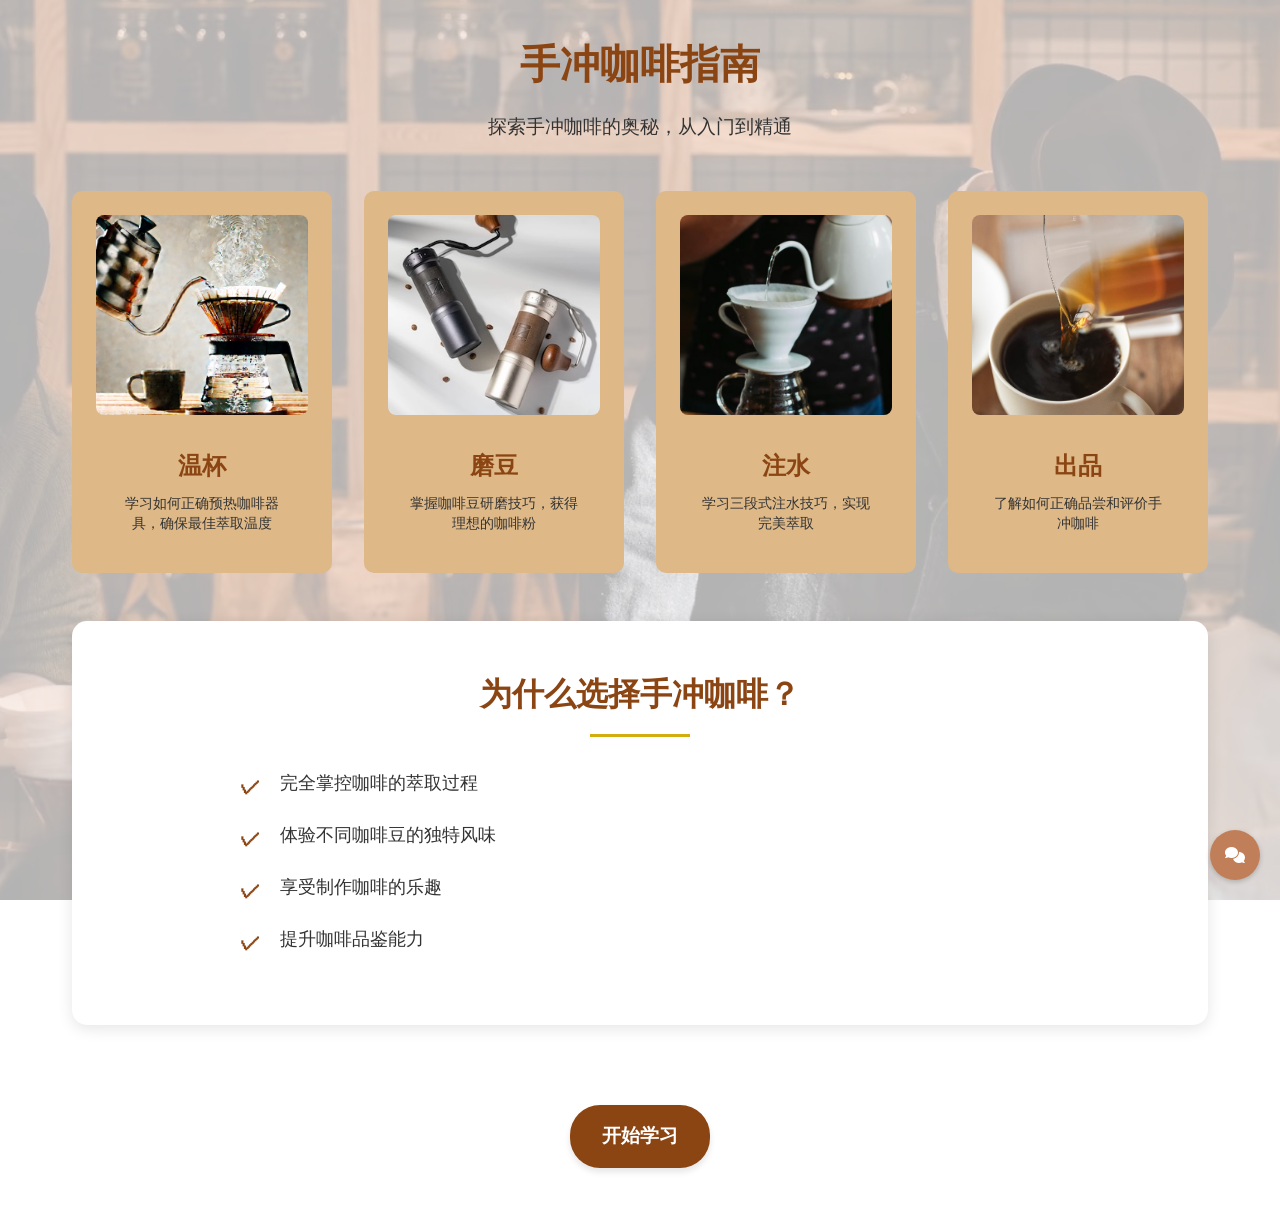
<file: index.html>
<!DOCTYPE html>
<html lang="zh-CN">
<head>
    <meta charset="UTF-8">
    <meta name="viewport" content="width=device-width, initial-scale=1.0">
    <title>手冲咖啡指南</title>
    <link rel="stylesheet" href="styles.css">
    <link rel="stylesheet" href="https://cdnjs.cloudflare.com/ajax/libs/font-awesome/6.0.0/css/all.min.css">
</head>
<body>
    <div class="container">
        <header>
            <h1>手冲咖啡指南</h1>
            <p>探索手冲咖啡的奥秘，从入门到精通</p>
        </header>

        <main>
            <section class="features">
                <div class="feature">
                    <div class="feature-image">
                        <img src="images/preheat-brewer.jpg" alt="温杯">
                    </div>
                    <div class="feature-content">
                        <h2>温杯</h2>
                        <p>学习如何正确预热咖啡器具，确保最佳萃取温度</p>
                    </div>
                </div>
                <div class="feature">
                    <div class="feature-image">
                        <img src="images/hand-grinder.JPG" alt="磨豆">
                    </div>
                    <div class="feature-content">
                        <h2>磨豆</h2>
                        <p>掌握咖啡豆研磨技巧，获得理想的咖啡粉</p>
                    </div>
                </div>
                <div class="feature">
                    <div class="feature-image">
                        <img src="images/pour.jpg" alt="注水">
                    </div>
                    <div class="feature-content">
                        <h2>注水</h2>
                        <p>学习三段式注水技巧，实现完美萃取</p>
                    </div>
                </div>
                <div class="feature">
                    <div class="feature-image">
                        <img src="images/serve.jpg" alt="出品">
                    </div>
                    <div class="feature-content">
                        <h2>出品</h2>
                        <p>了解如何正确品尝和评价手冲咖啡</p>
                    </div>
                </div>
            </section>

            <section class="benefits">
                <h2>为什么选择手冲咖啡？</h2>
                <ul>
                    <li>完全掌控咖啡的萃取过程</li>
                    <li>体验不同咖啡豆的独特风味</li>
                    <li>享受制作咖啡的乐趣</li>
                    <li>提升咖啡品鉴能力</li>
                </ul>
            </section>

            <section class="cta">
                <a href="guide.html" class="cta-button">开始学习</a>
            </section>
        </main>
    </div>
    <!-- 聊天机器人 -->
    <div class="chat-widget">
        <div class="chat-button" id="chatButton">
            <i class="fas fa-comments"></i>
        </div>
        <div class="chat-container" id="chatContainer">
            <div class="chat-header">
                <h3>咖啡助手</h3>
                <button class="close-chat" id="closeChat">
                    <i class="fas fa-times"></i>
                </button>
            </div>
            <div class="chat-messages" id="chatMessages"></div>
            <div class="chat-input">
                <textarea id="userInput" placeholder="输入您的问题..."></textarea>
                <button id="sendMessage">
                    <i class="fas fa-paper-plane"></i>
                </button>
            </div>
        </div>
    </div>
    <!-- 脚本 -->
    <script src="js/config.js" type="module"></script>
    <script src="js/chat.js"></script>
</body>
</html>
</file>
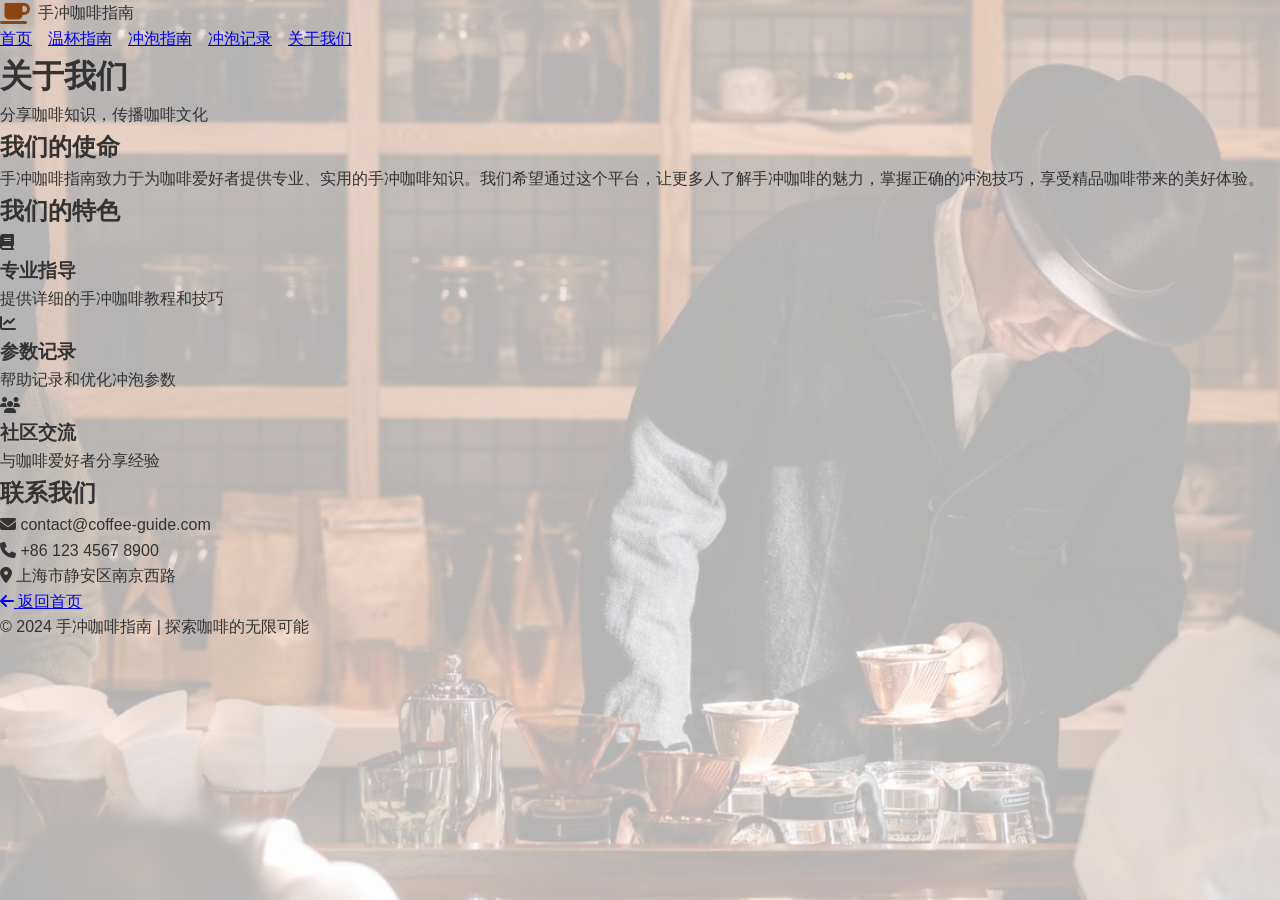
<file: about.html>
<!DOCTYPE html>
<html lang="zh-CN">
<head>
    <meta charset="UTF-8">
    <meta name="viewport" content="width=device-width, initial-scale=1.0">
    <title>关于我们 - 手冲咖啡指南</title>
    <link rel="stylesheet" href="styles.css">
    <link rel="stylesheet" href="https://cdnjs.cloudflare.com/ajax/libs/font-awesome/6.5.1/css/all.min.css">
</head>
<body>
    <div class="landing-page">
        <!-- 顶部导航栏 -->
        <nav class="main-nav">
            <div class="nav-logo">
                <i class="fas fa-coffee"></i>
                <span>手冲咖啡指南</span>
            </div>
            <div class="nav-links">
                <a href="index.html">首页</a>
                <a href="preheat.html">温杯指南</a>
                <a href="brewing.html">冲泡指南</a>
                <a href="records.html">冲泡记录</a>
                <a href="about.html">关于我们</a>
            </div>
        </nav>

        <!-- 主要内容区 -->
        <main class="main-content">
            <div class="title-section">
                <h1>关于我们</h1>
                <p class="subtitle">分享咖啡知识，传播咖啡文化</p>
            </div>

            <!-- 关于我们内容 -->
            <div class="about-content">
                <div class="about-section">
                    <h2>我们的使命</h2>
                    <p>手冲咖啡指南致力于为咖啡爱好者提供专业、实用的手冲咖啡知识。我们希望通过这个平台，让更多人了解手冲咖啡的魅力，掌握正确的冲泡技巧，享受精品咖啡带来的美好体验。</p>
                </div>

                <div class="about-section">
                    <h2>我们的特色</h2>
                    <div class="feature-grid">
                        <div class="feature-card">
                            <div class="feature-icon">
                                <i class="fas fa-book"></i>
                            </div>
                            <h3>专业指导</h3>
                            <p>提供详细的手冲咖啡教程和技巧</p>
                        </div>
                        <div class="feature-card">
                            <div class="feature-icon">
                                <i class="fas fa-chart-line"></i>
                            </div>
                            <h3>参数记录</h3>
                            <p>帮助记录和优化冲泡参数</p>
                        </div>
                        <div class="feature-card">
                            <div class="feature-icon">
                                <i class="fas fa-users"></i>
                            </div>
                            <h3>社区交流</h3>
                            <p>与咖啡爱好者分享经验</p>
                        </div>
                    </div>
                </div>

                <div class="about-section">
                    <h2>联系我们</h2>
                    <div class="contact-info">
                        <div class="contact-item">
                            <i class="fas fa-envelope"></i>
                            <span>contact@coffee-guide.com</span>
                        </div>
                        <div class="contact-item">
                            <i class="fas fa-phone"></i>
                            <span>+86 123 4567 8900</span>
                        </div>
                        <div class="contact-item">
                            <i class="fas fa-map-marker-alt"></i>
                            <span>上海市静安区南京西路</span>
                        </div>
                    </div>
                </div>
            </div>

            <!-- 导航按钮 -->
            <div class="nav-buttons">
                <a href="index.html" class="nav-btn">
                    <i class="fas fa-arrow-left"></i>
                    <span>返回首页</span>
                </a>
            </div>
        </main>

        <!-- 底部信息 -->
        <footer class="main-footer">
            <p>© 2024 手冲咖啡指南 | 探索咖啡的无限可能</p>
        </footer>
    </div>
    <script src="script.js"></script>
</body>
</html>
</file>
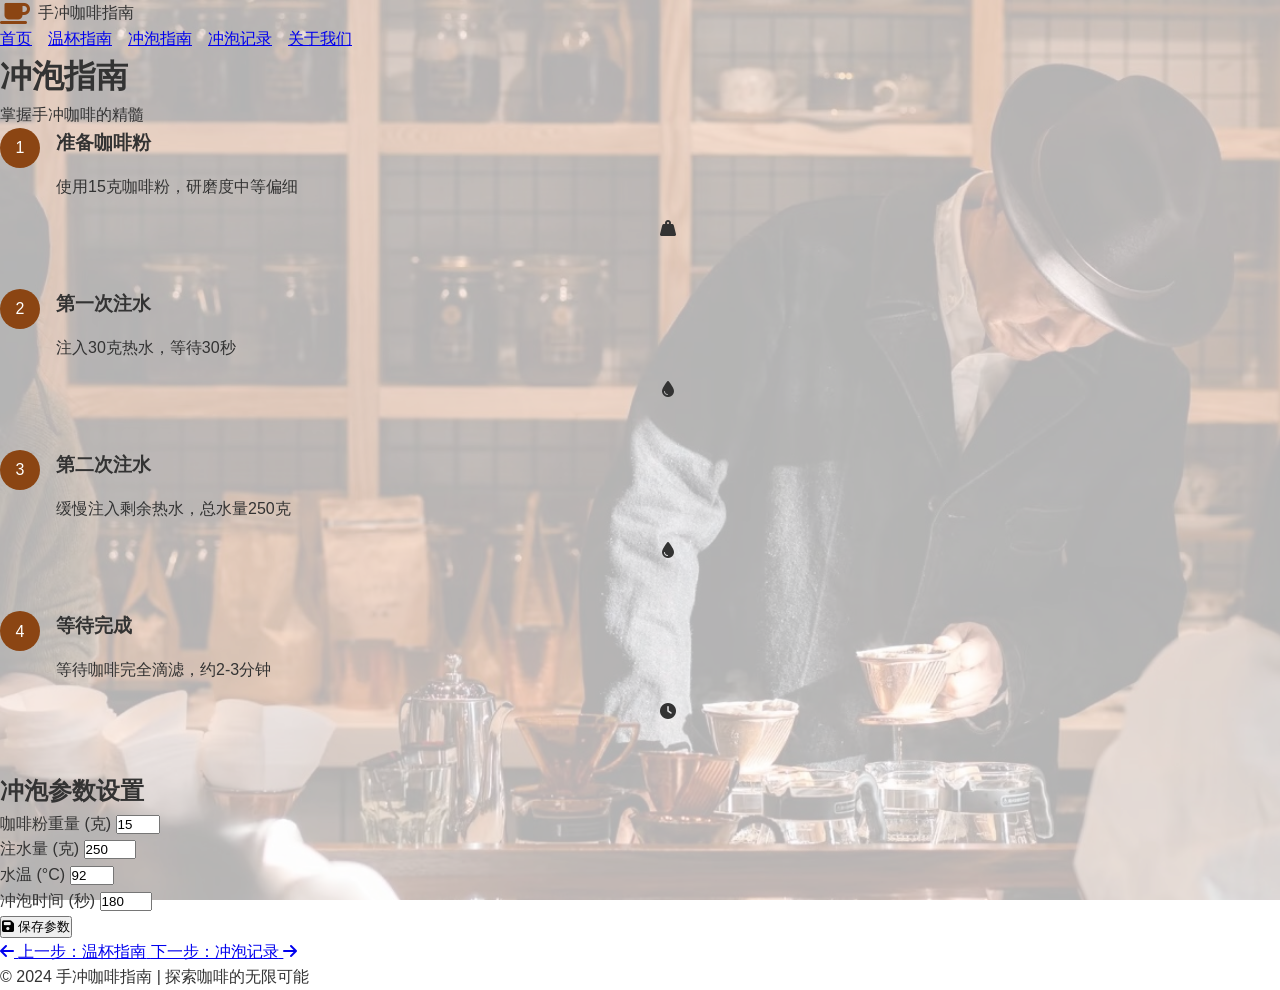
<file: brewing.html>
<!DOCTYPE html>
<html lang="zh-CN">
<head>
    <meta charset="UTF-8">
    <meta name="viewport" content="width=device-width, initial-scale=1.0">
    <title>冲泡指南 - 手冲咖啡指南</title>
    <link rel="stylesheet" href="styles.css">
    <link rel="stylesheet" href="https://cdnjs.cloudflare.com/ajax/libs/font-awesome/6.5.1/css/all.min.css">
</head>
<body>
    <div class="landing-page">
        <!-- 顶部导航栏 -->
        <nav class="main-nav">
            <div class="nav-logo">
                <i class="fas fa-coffee"></i>
                <span>手冲咖啡指南</span>
            </div>
            <div class="nav-links">
                <a href="index.html">首页</a>
                <a href="preheat.html">温杯指南</a>
                <a href="brewing.html">冲泡指南</a>
                <a href="records.html">冲泡记录</a>
                <a href="about.html">关于我们</a>
            </div>
        </nav>

        <!-- 主要内容区 -->
        <main class="main-content">
            <div class="title-section">
                <h1>冲泡指南</h1>
                <p class="subtitle">掌握手冲咖啡的精髓</p>
            </div>

            <!-- 冲泡步骤区 -->
            <div class="brewing-steps">
                <div class="step-container">
                    <div class="step-number">1</div>
                    <div class="step-content">
                        <h3>准备咖啡粉</h3>
                        <p>使用15克咖啡粉，研磨度中等偏细</p>
                        <div class="step-image">
                            <i class="fas fa-weight-hanging"></i>
                        </div>
                    </div>
                </div>

                <div class="step-container">
                    <div class="step-number">2</div>
                    <div class="step-content">
                        <h3>第一次注水</h3>
                        <p>注入30克热水，等待30秒</p>
                        <div class="step-image">
                            <i class="fas fa-tint"></i>
                        </div>
                    </div>
                </div>

                <div class="step-container">
                    <div class="step-number">3</div>
                    <div class="step-content">
                        <h3>第二次注水</h3>
                        <p>缓慢注入剩余热水，总水量250克</p>
                        <div class="step-image">
                            <i class="fas fa-tint"></i>
                        </div>
                    </div>
                </div>

                <div class="step-container">
                    <div class="step-number">4</div>
                    <div class="step-content">
                        <h3>等待完成</h3>
                        <p>等待咖啡完全滴滤，约2-3分钟</p>
                        <div class="step-image">
                            <i class="fas fa-clock"></i>
                        </div>
                    </div>
                </div>
            </div>

            <!-- 冲泡参数设置 -->
            <div class="brewing-params">
                <h2>冲泡参数设置</h2>
                <div class="param-grid">
                    <div class="param-item">
                        <label for="coffee-weight">咖啡粉重量 (克)</label>
                        <input type="number" id="coffee-weight" value="15" min="10" max="30">
                    </div>
                    <div class="param-item">
                        <label for="water-weight">注水量 (克)</label>
                        <input type="number" id="water-weight" value="250" min="200" max="400">
                    </div>
                    <div class="param-item">
                        <label for="water-temp">水温 (°C)</label>
                        <input type="number" id="water-temp" value="92" min="85" max="96">
                    </div>
                    <div class="param-item">
                        <label for="brew-time">冲泡时间 (秒)</label>
                        <input type="number" id="brew-time" value="180" min="120" max="240">
                    </div>
                </div>
                <button class="save-params" onclick="saveBrewingParams()">
                    <i class="fas fa-save"></i>
                    <span>保存参数</span>
                </button>
            </div>

            <!-- 导航按钮 -->
            <div class="nav-buttons">
                <a href="preheat.html" class="nav-btn">
                    <i class="fas fa-arrow-left"></i>
                    <span>上一步：温杯指南</span>
                </a>
                <a href="records.html" class="nav-btn">
                    <span>下一步：冲泡记录</span>
                    <i class="fas fa-arrow-right"></i>
                </a>
            </div>
        </main>

        <!-- 底部信息 -->
        <footer class="main-footer">
            <p>© 2024 手冲咖啡指南 | 探索咖啡的无限可能</p>
        </footer>
    </div>
    <script src="script.js"></script>
</body>
</html>
</file>
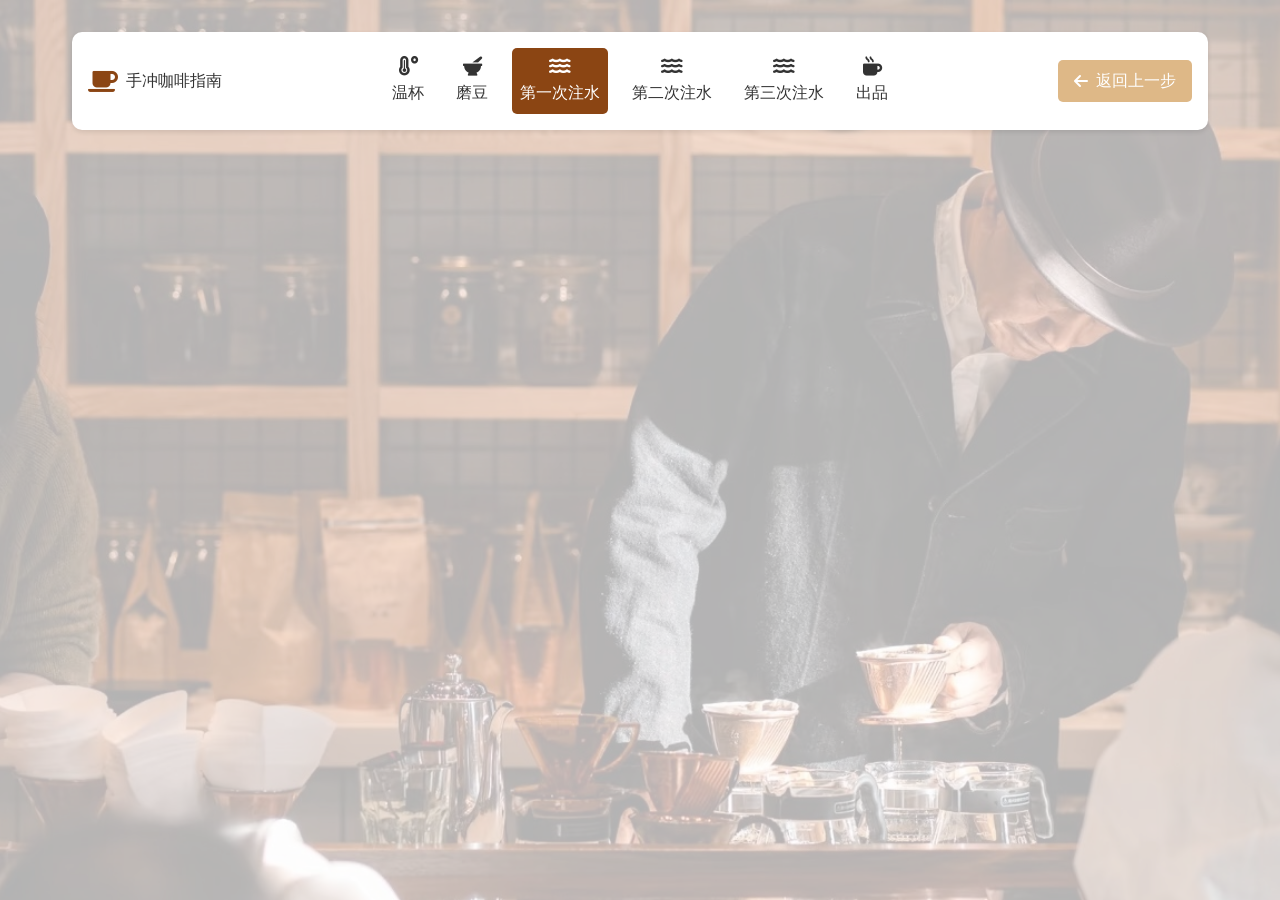
<file: first-pour.html>
<!DOCTYPE html>
<html lang="zh-CN">
<head>
    <meta charset="UTF-8">
    <meta name="viewport" content="width=device-width, initial-scale=1.0">
    <title>第一次注水指南</title>
    <link rel="stylesheet" href="styles.css">
    <link rel="stylesheet" href="https://cdnjs.cloudflare.com/ajax/libs/font-awesome/6.0.0/css/all.min.css">
</head>
<body>
    <div class="guide-page">
        <!-- 顶部导航栏 -->
        <nav class="guide-nav">
            <div class="nav-logo">
                <i class="fas fa-coffee"></i>
                <span>手冲咖啡指南</span>
            </div>
            <div class="nav-links">
                <a href="guide.html#preheat" class="nav-link">
                    <i class="fas fa-temperature-high"></i>
                    <span>温杯</span>
                </a>
                <a href="guide.html#grind" class="nav-link">
                    <i class="fas fa-mortar-pestle"></i>
                    <span>磨豆</span>
                </a>
                <a href="#first-pour" class="nav-link active">
                    <i class="fas fa-water"></i>
                    <span>第一次注水</span>
                </a>
                <a href="#second-pour" class="nav-link">
                    <i class="fas fa-water"></i>
                    <span>第二次注水</span>
                </a>
                <a href="#third-pour" class="nav-link">
                    <i class="fas fa-water"></i>
                    <span>第三次注水</span>
                </a>
                <a href="#serve" class="nav-link">
                    <i class="fas fa-mug-hot"></i>
                    <span>出品</span>
                </a>
            </div>
            <a href="guide.html" class="back-button">
                <i class="fas fa-arrow-left"></i>
                <span>返回上一步</span>
            </a>
        </nav>

        <!-- 主要内容区 -->
        <main class="guide-content">
            <section id="first-pour" class="guide-section active">
                <h2>第一次注水指南</h2>
                <div class="section-content">
                    <div class="step-container">
                        <div class="step-number">1</div>
                        <div class="step-content">
                            <h3>准备注水</h3>
                            <p>将研磨好的咖啡粉倒入滤杯中，轻轻拍平。</p>
                            <div class="step-image">
                                <img src="images/prepare-pour.jpg" alt="准备注水">
                            </div>
                        </div>
                    </div>
                    <div class="step-container">
                        <div class="step-number">2</div>
                        <div class="step-content">
                            <h3>第一次注水</h3>
                            <p>注入30克热水，等待30秒让咖啡粉充分膨胀。</p>
                            <div class="step-image">
                                <img src="images/first-pour.jpg" alt="第一次注水">
                            </div>
                        </div>
                    </div>
                    <div class="step-actions">
                        <a href="guide.html#grind" class="prev-step-button">
                            <i class="fas fa-arrow-left"></i>
                            <span>上一步：磨豆</span>
                        </a>
                        <a href="#second-pour" class="next-step-button">
                            <span>下一步：第二次注水</span>
                            <i class="fas fa-arrow-right"></i>
                        </a>
                    </div>
                </div>
            </section>
        </main>
    </div>
    <script src="script.js"></script>
</body>
</html>
</file>
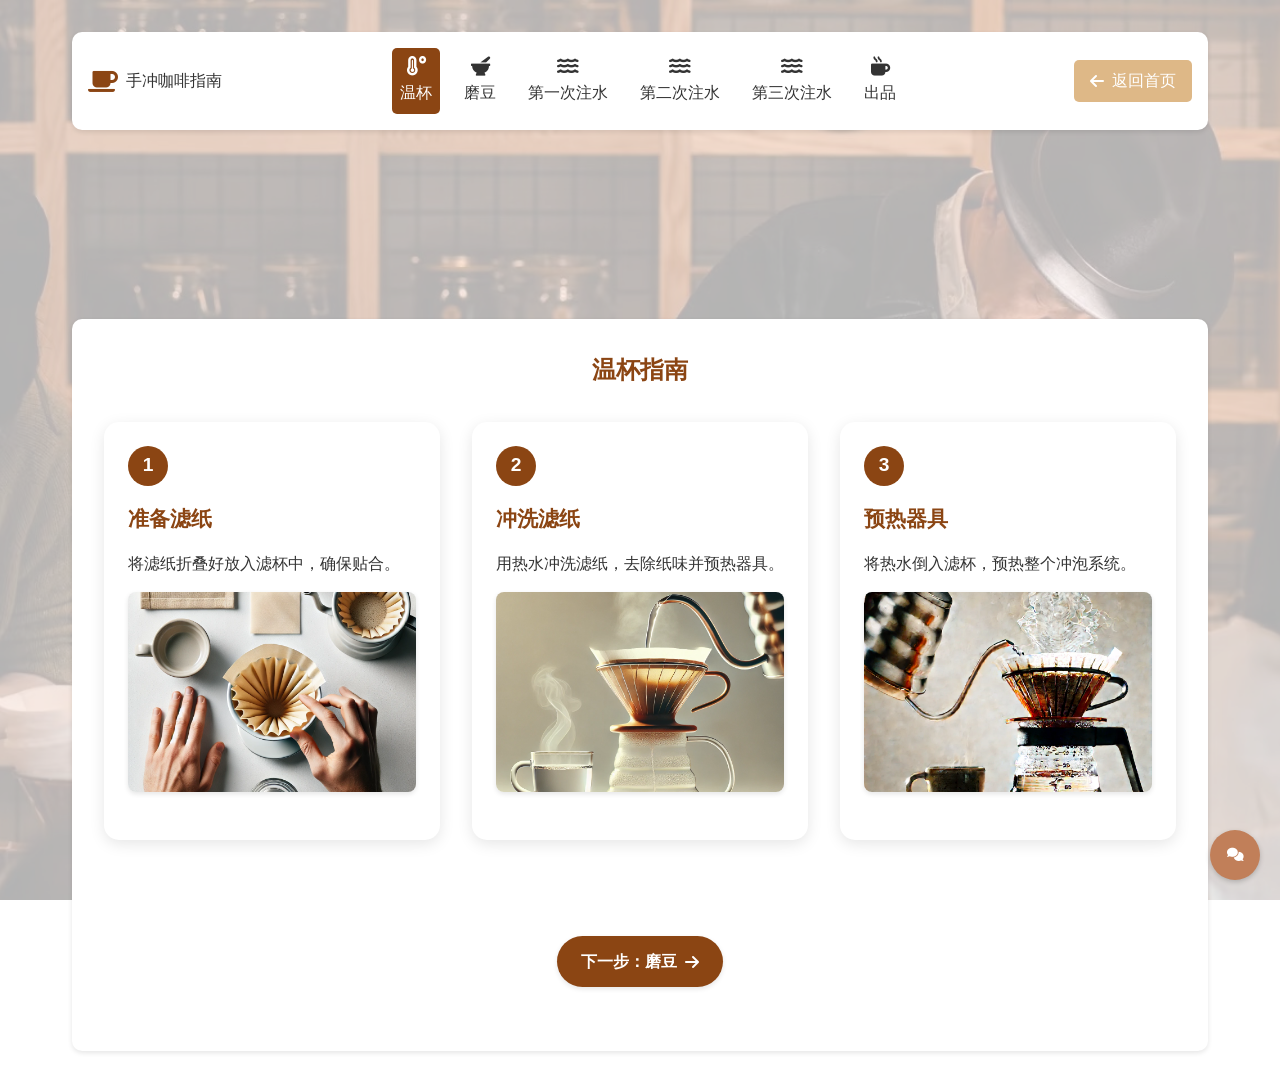
<file: guide.html>
<!DOCTYPE html>
<html lang="zh-CN">
<head>
    <meta charset="UTF-8">
    <meta name="viewport" content="width=device-width, initial-scale=1.0">
    <title>手冲咖啡指南</title>
    <link rel="stylesheet" href="styles.css">
    <link rel="stylesheet" href="https://cdnjs.cloudflare.com/ajax/libs/font-awesome/6.0.0/css/all.min.css">
</head>
<body>
    <div class="guide-page">
        <!-- 顶部导航栏 -->
        <nav class="guide-nav">
            <div class="nav-logo">
                <i class="fas fa-coffee"></i>
                <span>手冲咖啡指南</span>
            </div>
            <div class="nav-links">
                <a href="#preheat" class="nav-link active">
                    <i class="fas fa-temperature-high"></i>
                    <span>温杯</span>
                </a>
                <a href="#grind" class="nav-link">
                    <i class="fas fa-mortar-pestle"></i>
                    <span>磨豆</span>
                </a>
                <a href="#first-pour" class="nav-link">
                    <i class="fas fa-water"></i>
                    <span>第一次注水</span>
                </a>
                <a href="#second-pour" class="nav-link">
                    <i class="fas fa-water"></i>
                    <span>第二次注水</span>
                </a>
                <a href="#third-pour" class="nav-link">
                    <i class="fas fa-water"></i>
                    <span>第三次注水</span>
                </a>
                <a href="#serve" class="nav-link">
                    <i class="fas fa-mug-hot"></i>
                    <span>出品</span>
                </a>
            </div>
            <a href="index.html" class="back-button">
                <i class="fas fa-arrow-left"></i>
                <span>返回首页</span>
            </a>
        </nav>

        <!-- 主要内容区 -->
        <main class="guide-content">
            <!-- 添加画布元素 -->
            <canvas id="coffee-canvas"></canvas>
            
            <!-- 添加聊天相关元素 -->
            <div class="chat-widget">
                <button id="chatButton" class="chat-button">
                    <i class="fas fa-comments"></i>
                </button>
                <div id="chatContainer" class="chat-container">
                    <div class="chat-header">
                        <h3>咖啡助手</h3>
                        <button id="closeChat" class="close-chat">
                            <i class="fas fa-times"></i>
                        </button>
                    </div>
                    <div id="chatMessages" class="chat-messages"></div>
                    <div class="chat-input">
                        <textarea id="userInput" placeholder="输入您的问题..."></textarea>
                        <button id="sendMessage">
                            <i class="fas fa-paper-plane"></i>
                        </button>
                    </div>
                </div>
            </div>
            
            <!-- 添加冲泡记录相关元素 -->
            <div id="records-list" class="records-list"></div>
            
            <!-- 添加步骤相关元素 -->
            <div id="step1" class="step">
                <!-- 步骤内容 -->
            </div>

            <!-- 温杯部分 -->
            <section id="preheat" class="guide-section active">
                <h2>温杯指南</h2>
                <div class="section-content">
                    <div class="step-container">
                        <div class="step-number">1</div>
                        <div class="step-content">
                            <h3>准备滤纸</h3>
                            <p>将滤纸折叠好放入滤杯中，确保贴合。</p>
                            <div class="step-image">
                                <img src="images/preheat-paper-prep.jpg" alt="准备滤纸">
                            </div>
                        </div>
                    </div>
                    <div class="step-container">
                        <div class="step-number">2</div>
                        <div class="step-content">
                            <h3>冲洗滤纸</h3>
                            <p>用热水冲洗滤纸，去除纸味并预热器具。</p>
                            <div class="step-image">
                                <img src="images/preheat-paper-rinse.jpg" alt="冲洗滤纸">
                            </div>
                        </div>
                    </div>
                    <div class="step-container">
                        <div class="step-number">3</div>
                        <div class="step-content">
                            <h3>预热器具</h3>
                            <p>将热水倒入滤杯，预热整个冲泡系统。</p>
                            <div class="step-image">
                                <img src="images/preheat-brewer.jpg" alt="预热器具">
                            </div>
                        </div>
                    </div>
                    <div class="step-actions">
                        <a href="#grind" class="next-step-button">
                            <span>下一步：磨豆</span>
                            <i class="fas fa-arrow-right"></i>
                        </a>
                    </div>
                </div>
            </section>

            <!-- 磨豆部分 -->
            <section id="grind" class="guide-section">
                <h2>磨豆指南</h2>
                <div class="section-content">
                    <div class="left-column">
                        <div class="step-container">
                            <div class="step-number">1</div>
                            <div class="step-content">
                                <h3>选择咖啡豆</h3>
                                <div class="coffee-types">
                                    <h4>四种主要咖啡豆</h4>
                                    <div class="coffee-grid">
                                        <div class="coffee-card">
                                            <div class="coffee-name">Arabica</div>
                                            <div class="coffee-image">
                                                <img src="images/arabica-bean.png" alt="阿拉比卡">
                                            </div>
                                            <div class="coffee-title">阿拉比卡</div>
                                            <div class="coffee-desc">
                                                <p>最常见的咖啡豆类型</p>
                                                <p>起源于埃塞俄比亚</p>
                                                <p>光滑、甜味和更浓郁的香气</p>
                                            </div>
                                        </div>
                                        <div class="coffee-card">
                                            <div class="coffee-name">Robusta</div>
                                            <div class="coffee-image">
                                                <img src="images/robusta-bean.png" alt="罗布斯塔">
                                            </div>
                                            <div class="coffee-title">罗布斯塔</div>
                                            <div class="coffee-desc">
                                                <p>第二常见咖啡豆类型</p>
                                                <p>源自非洲</p>
                                                <p>泥土味、苦味、坚果</p>
                                            </div>
                                        </div>
                                        <div class="coffee-card">
                                            <div class="coffee-name">Liberica</div>
                                            <div class="coffee-image">
                                                <img src="images/liberica-bean.png" alt="利比里卡">
                                            </div>
                                            <div class="coffee-title">利比里卡</div>
                                            <div class="coffee-desc">
                                                <p>最稀有的咖啡豆</p>
                                                <p>起源于西非</p>
                                                <p>花香、果香、烟熏木风味</p>
                                            </div>
                                        </div>
                                        <div class="coffee-card">
                                            <div class="coffee-name">Excelsa</div>
                                            <div class="coffee-image">
                                                <img src="images/excelsa-bean.png" alt="埃塞尔萨">
                                            </div>
                                            <div class="coffee-title">埃塞尔萨</div>
                                            <div class="coffee-desc">
                                                <p>曾经是独独的咖啡豆类</p>
                                                <p>主要生长在东南亚</p>
                                                <p>酸味和果味</p>
                                            </div>
                                        </div>
                                    </div>
                                </div>
                            </div>
                        </div>
                        <div class="step-container">
                            <div class="step-number">2</div>
                            <div class="step-content">
                                <h3>称量咖啡豆</h3>
                                <p>使用电子秤称取15克咖啡豆。</p>
                                <div class="step-image">
                                    <img src="images/coffee-scale.JPG" alt="称量咖啡豆">
                                </div>
                            </div>
                        </div>
                    </div>
                    <div class="right-column">
                        <div class="step-container">
                            <div class="step-number">3</div>
                            <div class="step-content">
                                <h3>调整研磨度</h3>
                                <p>根据咖啡豆类型调整研磨度。</p>
                                <div class="step-image">
                                    <img src="images/grind-settings.JPG" alt="调整研磨度">
                                </div>
                            </div>
                        </div>
                        <div class="step-container">
                            <div class="step-number">4</div>
                            <div class="step-content">
                                <h3>研磨咖啡豆</h3>
                                <div class="grinder-section">
                                    <div class="grinder-item">
                                        <div class="step-image">
                                            <img src="images/hand-grinder.JPG" alt="手摇磨豆机">
                                        </div>
                                        <p class="grinder-desc">手摇磨豆机：研磨过程更慢但口感细腻，适合追求完美风味的咖啡爱好者</p>
                                    </div>
                                    <div class="grinder-item">
                                        <div class="step-image">
                                            <img src="images/electric-grinder.jpg" alt="电动磨豆机">
                                        </div>
                                        <p class="grinder-desc">电动磨豆机：效率更高且研磨均匀，适合日常快速制作咖啡</p>
                                    </div>
                                </div>
                            </div>
                        </div>
                        <div class="step-container">
                            <div class="step-number">5</div>
                            <div class="step-content">
                                <h3>清洁磨豆机</h3>
                                <p>使用专用刷子清洁磨豆机。</p>
                                <div class="step-image">
                                    <img src="images/grinder-brush.jpg" alt="清洁磨豆机">
                                </div>
                            </div>
                        </div>
                    </div>
                </div>
                <div class="step-actions">
                    <a href="#preheat" class="prev-step-button">
                        <i class="fas fa-arrow-left"></i>
                        <span>上一步：温杯</span>
                    </a>
                    <a href="#first-pour" class="next-step-button">
                        <span>下一步：第一次注水</span>
                        <i class="fas fa-arrow-right"></i>
                    </a>
                </div>
            </section>

            <!-- 第一次注水部分 -->
            <section id="first-pour" class="guide-section">
                <h2>第一次注水指南</h2>
                <div class="pour-content">
                    <div class="pour-grid">
                        <div class="pour-item">
                            <div class="step-number">1</div>
                            <div class="step-image">
                                <img src="images/prepare-pour.jpg" alt="准备注水">
                            </div>
                            <div class="step-content">
                                <h3>准备注水</h3>
                                <p>将研磨好的咖啡粉倒入滤杯中，轻轻拍平，确保粉层平整。</p>
                            </div>
                        </div>
                        <div class="pour-item">
                            <div class="step-number">2</div>
                            <div class="step-image">
                                <img src="images/first-pour.jpg" alt="第一次注水">
                            </div>
                            <div class="step-content">
                                <h3>第一次注水</h3>
                                <p>注入30克热水（水温92-96℃），等待30秒让咖啡粉充分膨胀。</p>
                            </div>
                        </div>
                    </div>
                    
                    <div class="pour-explanation">
                        <h4>为什么需要第一次注水？</h4>
                        <p>第一次注水又称为"预浸"或"焖蒸"阶段，这个步骤的主要作用是：</p>
                        <ul>
                            <li>让咖啡粉充分吸水膨胀，释放二氧化碳</li>
                            <li>确保咖啡粉均匀受热，为后续萃取做准备</li>
                            <li>通过预浸润，提高咖啡的甜度和香气</li>
                            <li>防止后续注水时形成咖啡粉团，影响萃取均匀性</li>
                        </ul>
                    </div>

                    <div class="step-actions">
                        <a href="#grind" class="prev-step-button">
                            <i class="fas fa-arrow-left"></i>
                            <span>上一步：磨豆</span>
                        </a>
                        <a href="#second-pour" class="next-step-button">
                            <span>下一步：第二次注水</span>
                            <i class="fas fa-arrow-right"></i>
                        </a>
                    </div>
                </div>
            </section>

            <!-- 第二次注水部分 -->
            <section id="second-pour" class="guide-section">
                <h2>第二次注水指南</h2>
                <div class="section-content">
                    <div class="step-container">
                        <div class="step-number">1</div>
                        <div class="step-content">
                            <h3>第二次注水</h3>
                            <p>缓慢注入剩余热水，总水量250克。</p>
                            <div class="step-image">
                                <img src="images/second-pour.jpg" alt="第二次注水">
                            </div>
                        </div>
                    </div>

                    <div class="pour-explanation">
                        <h4>为什么需要第二次注水？</h4>
                        <p>第二次注水是咖啡萃取的主要阶段，这个步骤的重要性在于：</p>
                        <ul>
                            <li>通过缓慢注水，确保水流均匀接触所有咖啡粉</li>
                            <li>控制水温和注水速度，提取咖啡中的理想风味</li>
                            <li>形成适当的萃取时间，避免过度或不足萃取</li>
                            <li>维持适当的咖啡粉层厚度，保证萃取均匀性</li>
                        </ul>
                    </div>

                    <div class="step-actions">
                        <a href="#first-pour" class="prev-step-button">
                            <i class="fas fa-arrow-left"></i>
                            <span>上一步：第一次注水</span>
                        </a>
                        <a href="#third-pour" class="next-step-button">
                            <span>下一步：第三次注水</span>
                            <i class="fas fa-arrow-right"></i>
                        </a>
                    </div>
                </div>
            </section>

            <!-- 第三次注水部分 -->
            <section id="third-pour" class="guide-section">
                <h2>第三次注水指南</h2>
                <div class="section-content">
                    <div class="step-container">
                        <div class="step-number">1</div>
                        <div class="step-content">
                            <h3>第三次注水</h3>
                            <p>继续缓慢注入剩余热水，总水量达到350克。</p>
                            <div class="step-image">
                                <img src="images/third-pour.jpg" alt="第三次注水">
                            </div>
                        </div>
                    </div>

                    <div class="pour-explanation-grid">
                        <div class="pour-explanation left-explanation">
                            <h4>为什么需要第三次注水？</h4>
                            <p>第三次注水是咖啡萃取的收尾阶段，具有以下重要意义：</p>
                            <ul>
                                <li>确保咖啡粉完全萃取，避免浪费咖啡的风味</li>
                                <li>平衡咖啡的整体口感，使其更加圆润</li>
                                <li>调整咖啡的浓度，达到理想的饮用浓度</li>
                                <li>补充水量，获得足够的成品咖啡量</li>
                            </ul>
                        </div>

                        <div class="pour-explanation right-explanation">
                            <h4>第三次注水要点与误区</h4>
                            <ul>
                                <li>注水速度要保持稳定，不要过快导致咖啡粉层塌陷</li>
                                <li>水流要均匀分布，避免局部过度萃取</li>
                                <li>注意观察滤纸边缘，防止咖啡粉上浮</li>
                                <li>误区：认为最后一次注水可以快速完成，这会影响咖啡的口感</li>
                            </ul>
                        </div>
                    </div>

                    <div class="step-actions">
                        <a href="#second-pour" class="prev-step-button">
                            <i class="fas fa-arrow-left"></i>
                            <span>上一步：第二次注水</span>
                        </a>
                        <a href="#serve" class="next-step-button">
                            <span>下一步：出品</span>
                            <i class="fas fa-arrow-right"></i>
                        </a>
                    </div>
                </div>
            </section>

            <!-- 出品部分 -->
            <section id="serve" class="guide-section">
                <h2>出品指南</h2>
                <div class="section-content">
                    <div class="step-container">
                        <div class="step-number">1</div>
                        <div class="step-content">
                            <h3>咖啡出品</h3>
                            <p>等待咖啡完全滴滤完成后，将咖啡倒入预热好的杯中。让咖啡稍微冷却至适宜温度（约65-70℃），便可以开始品尝您亲手冲制的咖啡了。</p>
                            <div class="serve-images">
                                <div class="serve-image">
                                    <img src="images/pour-coffee.jpg" alt="倒出咖啡">
                                </div>
                                <div class="serve-image">
                                    <img src="images/enjoy-coffee.jpg" alt="享用咖啡">
                                </div>
                            </div>
                        </div>
                    </div>

                    <div class="step-actions">
                        <a href="#third-pour" class="prev-step-button">
                            <i class="fas fa-arrow-left"></i>
                            <span>上一步：第三次注水</span>
                        </a>
                        <a href="index.html" class="next-step-button">
                            <span>返回首页</span>
                            <i class="fas fa-home"></i>
                        </a>
                    </div>
                </div>
            </section>
        </main>
    </div>

    <script type="module" src="js/config.js"></script>
    <script type="module" src="js/chat.js"></script>
    <script src="script.js"></script>
</body>
</html>
</file>
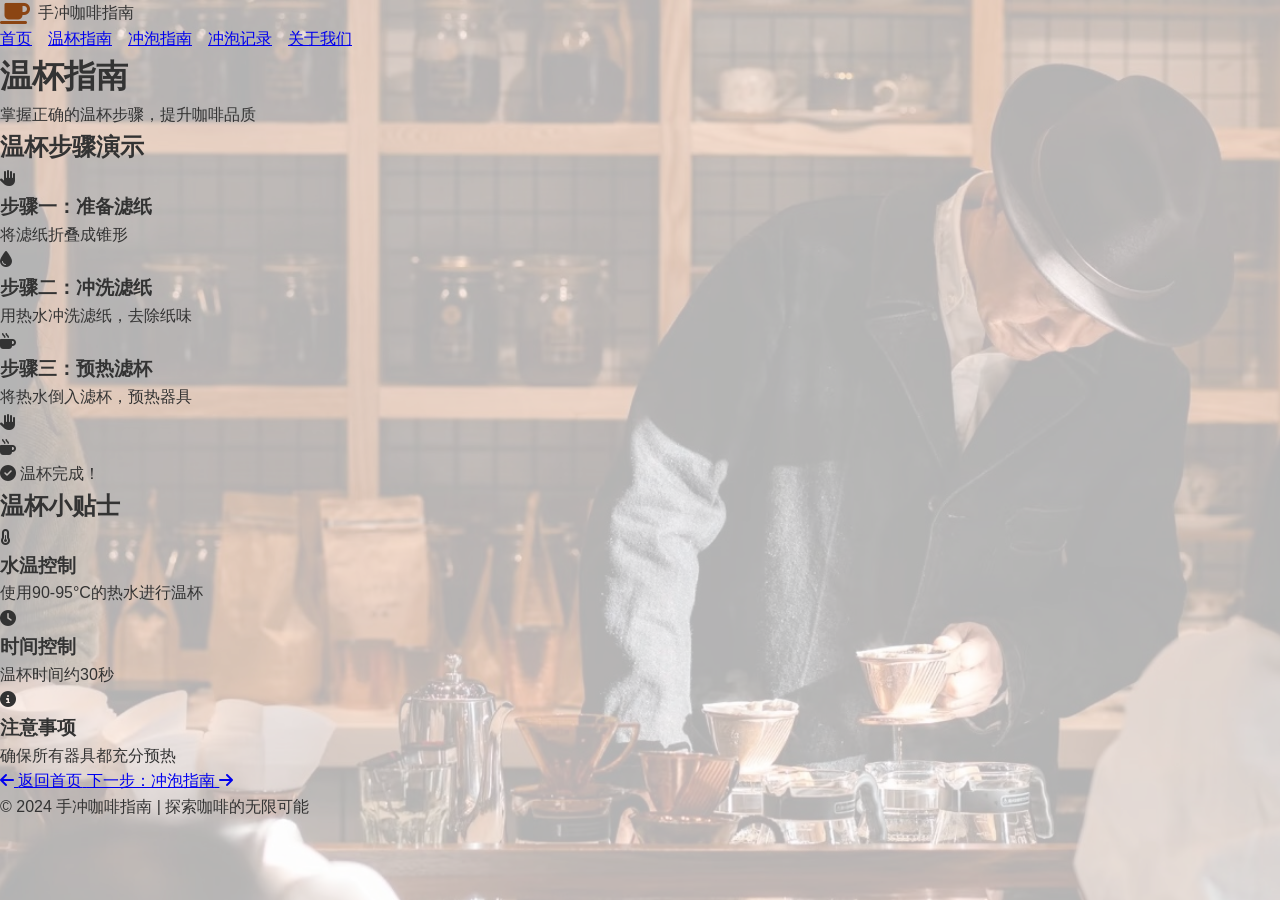
<file: preheat.html>
<!DOCTYPE html>
<html lang="zh-CN">
<head>
    <meta charset="UTF-8">
    <meta name="viewport" content="width=device-width, initial-scale=1.0">
    <title>温杯指南 - 手冲咖啡指南</title>
    <link rel="stylesheet" href="styles.css">
    <link rel="stylesheet" href="https://cdnjs.cloudflare.com/ajax/libs/font-awesome/6.5.1/css/all.min.css">
</head>
<body>
    <div class="landing-page">
        <!-- 顶部导航栏 -->
        <nav class="main-nav">
            <div class="nav-logo">
                <i class="fas fa-coffee"></i>
                <span>手冲咖啡指南</span>
            </div>
            <div class="nav-links">
                <a href="index.html">首页</a>
                <a href="preheat.html">温杯指南</a>
                <a href="brewing.html">冲泡指南</a>
                <a href="records.html">冲泡记录</a>
                <a href="about.html">关于我们</a>
            </div>
        </nav>

        <!-- 主要内容区 -->
        <main class="main-content">
            <div class="title-section">
                <h1>温杯指南</h1>
                <p class="subtitle">掌握正确的温杯步骤，提升咖啡品质</p>
            </div>

            <!-- 温杯步骤交互区 -->
            <div class="preheat-container">
                <div class="preheat-demo">
                    <div class="demo-title">
                        <h2>温杯步骤演示</h2>
                    </div>
                    <div class="demo-steps">
                        <div class="demo-step">
                            <div class="step-icon">
                                <i class="fas fa-hand-paper"></i>
                            </div>
                            <div class="step-text">
                                <h3>步骤一：准备滤纸</h3>
                                <p>将滤纸折叠成锥形</p>
                            </div>
                        </div>
                        <div class="demo-step">
                            <div class="step-icon">
                                <i class="fas fa-tint"></i>
                            </div>
                            <div class="step-text">
                                <h3>步骤二：冲洗滤纸</h3>
                                <p>用热水冲洗滤纸，去除纸味</p>
                            </div>
                        </div>
                        <div class="demo-step">
                            <div class="step-icon">
                                <i class="fas fa-mug-hot"></i>
                            </div>
                            <div class="step-text">
                                <h3>步骤三：预热滤杯</h3>
                                <p>将热水倒入滤杯，预热器具</p>
                            </div>
                        </div>
                    </div>
                </div>

                <div class="preheat-interactive">
                    <div class="filter-paper">
                        <i class="fas fa-hand-paper"></i>
                    </div>
                    <div class="filter-cup">
                        <i class="fas fa-mug-hot"></i>
                    </div>
                    <div class="completion-message">
                        <i class="fas fa-check-circle"></i>
                        <span>温杯完成！</span>
                    </div>
                </div>

                <div class="preheat-showcase">
                    <div class="showcase-title">
                        <h2>温杯小贴士</h2>
                    </div>
                    <div class="showcase-items">
                        <div class="showcase-item">
                            <div class="item-icon">
                                <i class="fas fa-thermometer-half"></i>
                            </div>
                            <div class="item-text">
                                <h3>水温控制</h3>
                                <p>使用90-95°C的热水进行温杯</p>
                            </div>
                        </div>
                        <div class="showcase-item">
                            <div class="item-icon">
                                <i class="fas fa-clock"></i>
                            </div>
                            <div class="item-text">
                                <h3>时间控制</h3>
                                <p>温杯时间约30秒</p>
                            </div>
                        </div>
                        <div class="showcase-item">
                            <div class="item-icon">
                                <i class="fas fa-info-circle"></i>
                            </div>
                            <div class="item-text">
                                <h3>注意事项</h3>
                                <p>确保所有器具都充分预热</p>
                            </div>
                        </div>
                    </div>
                </div>
            </div>

            <!-- 导航按钮 -->
            <div class="nav-buttons">
                <a href="index.html" class="nav-btn">
                    <i class="fas fa-arrow-left"></i>
                    <span>返回首页</span>
                </a>
                <a href="brewing.html" class="nav-btn">
                    <span>下一步：冲泡指南</span>
                    <i class="fas fa-arrow-right"></i>
                </a>
            </div>
        </main>

        <!-- 底部信息 -->
        <footer class="main-footer">
            <p>© 2024 手冲咖啡指南 | 探索咖啡的无限可能</p>
        </footer>
    </div>
    <script src="script.js"></script>
</body>
</html>
</file>
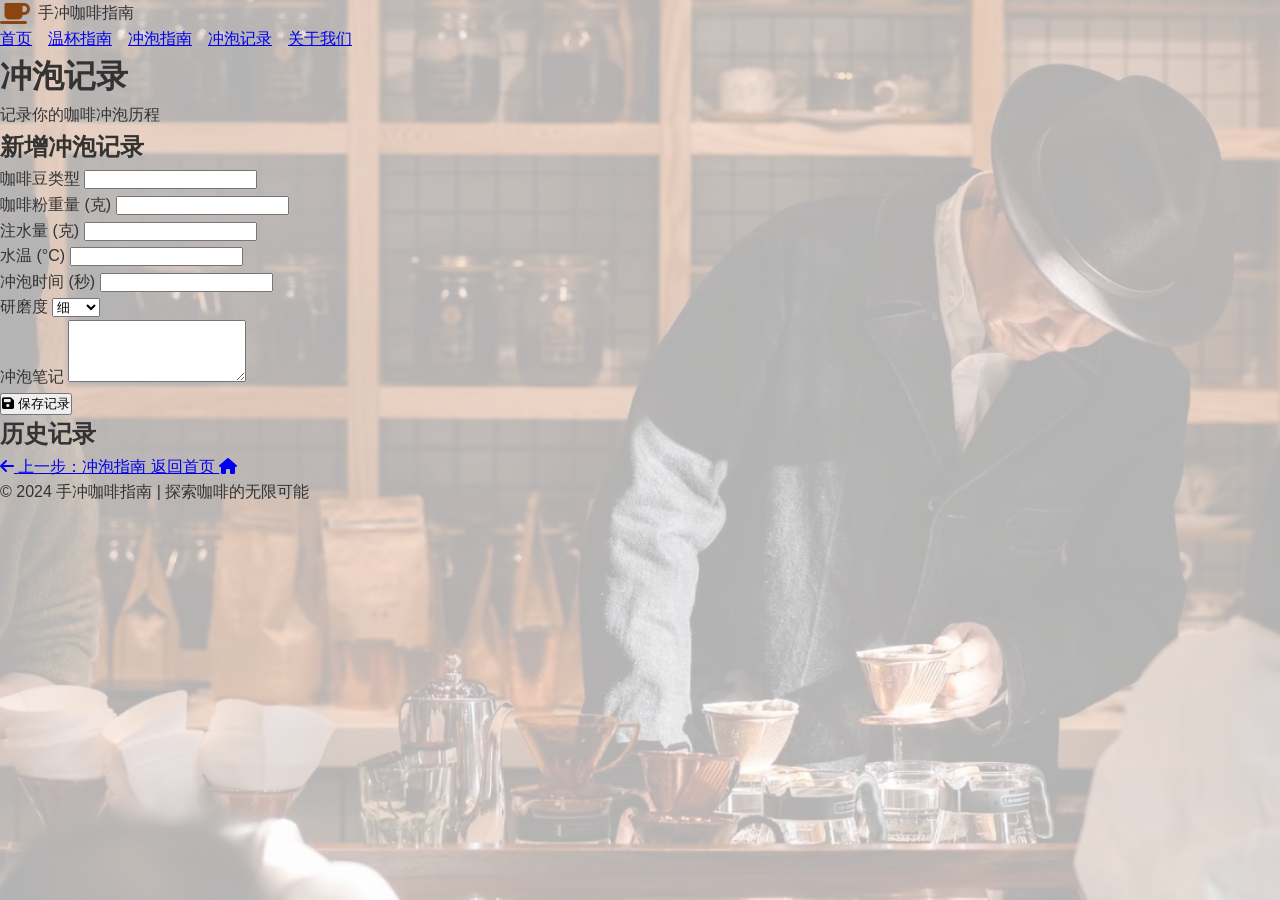
<file: records.html>
<!DOCTYPE html>
<html lang="zh-CN">
<head>
    <meta charset="UTF-8">
    <meta name="viewport" content="width=device-width, initial-scale=1.0">
    <title>冲泡记录 - 手冲咖啡指南</title>
    <link rel="stylesheet" href="styles.css">
    <link rel="stylesheet" href="https://cdnjs.cloudflare.com/ajax/libs/font-awesome/6.5.1/css/all.min.css">
</head>
<body>
    <div class="landing-page">
        <!-- 顶部导航栏 -->
        <nav class="main-nav">
            <div class="nav-logo">
                <i class="fas fa-coffee"></i>
                <span>手冲咖啡指南</span>
            </div>
            <div class="nav-links">
                <a href="index.html">首页</a>
                <a href="preheat.html">温杯指南</a>
                <a href="brewing.html">冲泡指南</a>
                <a href="records.html">冲泡记录</a>
                <a href="about.html">关于我们</a>
            </div>
        </nav>

        <!-- 主要内容区 -->
        <main class="main-content">
            <div class="title-section">
                <h1>冲泡记录</h1>
                <p class="subtitle">记录你的咖啡冲泡历程</p>
            </div>

            <!-- 新增记录表单 -->
            <div class="new-record-form">
                <h2>新增冲泡记录</h2>
                <form id="record-form">
                    <div class="form-grid">
                        <div class="form-item">
                            <label for="coffee-type">咖啡豆类型</label>
                            <input type="text" id="coffee-type" required>
                        </div>
                        <div class="form-item">
                            <label for="coffee-weight">咖啡粉重量 (克)</label>
                            <input type="number" id="coffee-weight" required>
                        </div>
                        <div class="form-item">
                            <label for="water-weight">注水量 (克)</label>
                            <input type="number" id="water-weight" required>
                        </div>
                        <div class="form-item">
                            <label for="water-temp">水温 (°C)</label>
                            <input type="number" id="water-temp" required>
                        </div>
                        <div class="form-item">
                            <label for="brew-time">冲泡时间 (秒)</label>
                            <input type="number" id="brew-time" required>
                        </div>
                        <div class="form-item">
                            <label for="grind-size">研磨度</label>
                            <select id="grind-size" required>
                                <option value="fine">细</option>
                                <option value="medium-fine">中细</option>
                                <option value="medium">中</option>
                                <option value="medium-coarse">中粗</option>
                                <option value="coarse">粗</option>
                            </select>
                        </div>
                    </div>
                    <div class="form-item full-width">
                        <label for="notes">冲泡笔记</label>
                        <textarea id="notes" rows="4"></textarea>
                    </div>
                    <button type="submit" class="save-record">
                        <i class="fas fa-save"></i>
                        <span>保存记录</span>
                    </button>
                </form>
            </div>

            <!-- 记录列表 -->
            <div class="brewing-records">
                <h2>历史记录</h2>
                <div class="records-list" id="records-list">
                    <!-- 记录将通过JavaScript动态添加 -->
                </div>
            </div>

            <!-- 导航按钮 -->
            <div class="nav-buttons">
                <a href="brewing.html" class="nav-btn">
                    <i class="fas fa-arrow-left"></i>
                    <span>上一步：冲泡指南</span>
                </a>
                <a href="index.html" class="nav-btn">
                    <span>返回首页</span>
                    <i class="fas fa-home"></i>
                </a>
            </div>
        </main>

        <!-- 底部信息 -->
        <footer class="main-footer">
            <p>© 2024 手冲咖啡指南 | 探索咖啡的无限可能</p>
        </footer>
    </div>
    <script src="script.js"></script>
</body>
</html>
</file>
<file: styles.css>
/* 全局样式 */
* {
    margin: 0;
    padding: 0;
    box-sizing: border-box;
}

:root {
    --primary-color: #8B4513;
    --secondary-color: #DEB887;
    --accent-color: #D4AC0D;
    --text-color: #333;
    --background-color: #FDF5E6;
}

body {
    font-family: 'Arial', sans-serif;
    line-height: 1.6;
    color: var(--text-color);
    background: url('images/coffee-bg.jpg') no-repeat center center fixed;
    background-size: cover;
    position: relative;
    min-height: 100vh;
}

body::before {
    content: '';
    position: absolute;
    top: 0;
    left: 0;
    right: 0;
    bottom: 0;
    background: rgba(255, 255, 255, 0.7);
    z-index: -1;
}

/* 首页样式 */
.container {
    max-width: 1200px;
    margin: 0 auto;
    padding: 2rem;
    position: relative;
    z-index: 1;
}

header {
    text-align: center;
    margin-bottom: 3rem;
}

header h1 {
    font-size: 2.5rem;
    color: var(--primary-color);
    margin-bottom: 1rem;
}

header p {
    font-size: 1.2rem;
    color: var(--text-color);
}

.features {
    display: grid;
    grid-template-columns: repeat(auto-fit, minmax(250px, 1fr));
    gap: 2rem;
    margin: 2rem 0;
}

.feature {
    background: var(--secondary-color);
    border-radius: 10px;
    padding: 1.5rem;
    text-align: center;
    transition: transform 0.3s ease;
}

.feature:hover {
    transform: translateY(-5px);
}

.feature-image {
    width: 100%;
    height: 200px;
    overflow: hidden;
    border-radius: 8px;
    margin-bottom: 1rem;
}

.feature-image img {
    width: 100%;
    height: 100%;
    object-fit: cover;
    transition: transform 0.3s ease;
}

.feature:hover .feature-image img {
    transform: scale(1.05);
}

.feature-content {
    padding: 1rem;
}

.feature-content h2 {
    color: var(--primary-color);
    margin-bottom: 0.5rem;
}

.feature-content p {
    color: var(--text-color);
    font-size: 0.9rem;
    line-height: 1.4;
}

.benefits {
    background: white;
    padding: 3rem;
    border-radius: 15px;
    margin: 3rem 0;
    box-shadow: 0 4px 15px rgba(0, 0, 0, 0.1);
}

.benefits h2 {
    text-align: center;
    color: var(--primary-color);
    font-size: 2rem;
    margin-bottom: 2rem;
    font-weight: bold;
    position: relative;
    padding-bottom: 1rem;
}

.benefits h2::after {
    content: '';
    position: absolute;
    bottom: 0;
    left: 50%;
    transform: translateX(-50%);
    width: 100px;
    height: 3px;
    background: var(--accent-color);
}

.benefits ul {
    list-style: none;
    max-width: 800px;
    margin: 0 auto;
}

.benefits li {
    margin-bottom: 1.5rem;
    padding-left: 2.5rem;
    position: relative;
    font-size: 1.1rem;
    line-height: 1.6;
    color: var(--text-color);
}

.benefits li:before {
    content: "✓";
    color: var(--primary-color);
    position: absolute;
    left: 0;
    font-size: 1.3rem;
    font-weight: bold;
}

.cta {
    text-align: center;
    margin-top: 3rem;
    padding: 2rem;
}

.cta-button {
    display: inline-flex;
    align-items: center;
    justify-content: center;
    padding: 1rem 2rem;
    background: var(--primary-color);
    color: white;
    text-decoration: none;
    border-radius: 30px;
    font-size: 1.2rem;
    font-weight: bold;
    transition: all 0.3s ease;
    box-shadow: 0 4px 6px rgba(0, 0, 0, 0.1);
}

.cta-button:hover {
    background: var(--accent-color);
    transform: translateY(-2px);
    box-shadow: 0 6px 8px rgba(0, 0, 0, 0.15);
}

.cta-button:active {
    transform: translateY(0);
    box-shadow: 0 2px 4px rgba(0, 0, 0, 0.1);
}

/* 指南页面样式 */
.guide-page {
    max-width: 1200px;
    margin: 0 auto;
    padding: 2rem;
}

.guide-nav {
    display: flex;
    justify-content: space-between;
    align-items: center;
    margin-bottom: 2rem;
    padding: 1rem;
    background: white;
    border-radius: 10px;
    box-shadow: 0 2px 5px rgba(0,0,0,0.1);
}

.nav-logo {
    display: flex;
    align-items: center;
}

.nav-logo i {
    font-size: 1.5rem;
    color: var(--primary-color);
    margin-right: 0.5rem;
}

.nav-links {
    display: flex;
    gap: 1rem;
}

.nav-link {
    display: flex;
    flex-direction: column;
    align-items: center;
    text-decoration: none;
    color: var(--text-color);
    padding: 0.5rem;
    border-radius: 5px;
    transition: background 0.3s;
}

.nav-link.active {
    background: var(--primary-color);
    color: white;
}

.nav-link i {
    font-size: 1.2rem;
    margin-bottom: 0.3rem;
}

.back-button {
    display: flex;
    align-items: center;
    padding: 0.5rem 1rem;
    background: var(--secondary-color);
    color: white;
    text-decoration: none;
    border-radius: 5px;
    transition: background 0.3s;
}

.back-button:hover {
    background: var(--primary-color);
}

.back-button i {
    margin-right: 0.5rem;
}

.guide-section {
    display: none;
    background: white;
    padding: 2rem;
    border-radius: 10px;
    box-shadow: 0 2px 5px rgba(0,0,0,0.1);
}

.guide-section.active {
    display: block;
}

.guide-section h2 {
    color: var(--primary-color);
    margin-bottom: 2rem;
    text-align: center;
}

.step-container {
    display: flex;
    margin-bottom: 2rem;
}

.step-number {
    width: 40px;
    height: 40px;
    background: var(--primary-color);
    color: white;
    border-radius: 50%;
    display: flex;
    align-items: center;
    justify-content: center;
    margin-right: 1rem;
    flex-shrink: 0;
}

.step-content {
    flex: 1;
}

.step-content h3 {
    margin-bottom: 1rem;
}

.step-image {
    margin: 1rem 0;
    text-align: center;
}

.step-image img {
    max-width: 100%;
    height: auto;
    border-radius: 8px;
    box-shadow: 0 2px 5px rgba(0,0,0,0.1);
    transition: transform 0.3s ease;
}

.step-image img:hover {
    transform: scale(1.02);
}

/* 磨豆机图片并排显示 */
.step-image img + img {
    margin-left: 1rem;
}

.step-actions {
    display: flex;
    justify-content: space-between;
    margin-top: 2rem;
}

.prev-step-button,
.next-step-button {
    display: flex;
    align-items: center;
    padding: 0.5rem 1rem;
    background: var(--primary-color);
    color: white;
    text-decoration: none;
    border-radius: 5px;
    transition: background 0.3s;
}

.prev-step-button:hover,
.next-step-button:hover {
    background: var(--secondary-color);
}

.prev-step-button i {
    margin-right: 0.5rem;
}

.next-step-button i {
    margin-left: 0.5rem;
}

/* 响应式设计 */
@media (max-width: 768px) {
    .container {
        padding: 1rem;
    }

    .features {
        grid-template-columns: 1fr;
    }

    .guide-nav {
        flex-direction: column;
        gap: 1rem;
    }

    .nav-links {
        flex-wrap: wrap;
        justify-content: center;
    }

    .step-container {
        flex-direction: column;
    }

    .step-number {
        margin-bottom: 1rem;
    }

    .feature-image {
        height: 180px;
    }

    .step-image img {
        max-width: 90%;
    }
    
    .step-image img + img {
        margin-left: 0;
        margin-top: 1rem;
    }
}

/* 温杯部分布局 */
#preheat .section-content {
    display: grid;
    grid-template-columns: repeat(3, 1fr);
    gap: 2rem;
    margin-bottom: 2rem;
}

#preheat .step-container {
    display: flex;
    flex-direction: column;
    background: white;
    border-radius: 15px;
    padding: 1.5rem;
    box-shadow: 0 4px 15px rgba(0, 0, 0, 0.1);
    transition: transform 0.3s ease;
}

#preheat .step-container:hover {
    transform: translateY(-5px);
}

#preheat .step-number {
    width: 40px;
    height: 40px;
    background: var(--primary-color);
    color: white;
    border-radius: 50%;
    display: flex;
    align-items: center;
    justify-content: center;
    font-size: 1.2rem;
    font-weight: bold;
    margin-bottom: 1rem;
}

#preheat .step-content {
    flex: 1;
}

#preheat .step-content h3 {
    color: var(--primary-color);
    margin-bottom: 1rem;
    font-size: 1.3rem;
}

#preheat .step-image {
    margin: 1rem 0;
    text-align: center;
}

#preheat .step-image img {
    width: 100%;
    height: 200px;
    object-fit: cover;
    border-radius: 8px;
    box-shadow: 0 2px 5px rgba(0,0,0,0.1);
}

#preheat .step-actions {
    grid-column: 1 / -1;
    display: flex;
    justify-content: center;
    align-items: center;
    margin-top: 2rem;
    gap: 1rem;
}

#preheat .prev-step-button,
#preheat .next-step-button {
    display: inline-flex;
    align-items: center;
    justify-content: center;
    padding: 0.8rem 1.5rem;
    background: var(--primary-color);
    color: white;
    text-decoration: none;
    border-radius: 30px;
    font-size: 1rem;
    font-weight: bold;
    transition: all 0.3s ease;
    box-shadow: 0 2px 5px rgba(0,0,0,0.1);
}

#preheat .prev-step-button:hover,
#preheat .next-step-button:hover {
    background: var(--accent-color);
    transform: translateY(-2px);
    box-shadow: 0 4px 8px rgba(0,0,0,0.15);
}

#preheat .prev-step-button i {
    margin-right: 0.5rem;
}

#preheat .next-step-button i {
    margin-left: 0.5rem;
}

/* 响应式设计 */
@media (max-width: 768px) {
    #preheat .section-content {
        grid-template-columns: 1fr;
    }
    
    #preheat .step-image img {
        height: 180px;
    }
}

/* 磨豆指南布局 */
#grind .section-content {
    display: grid;
    grid-template-columns: 3fr 2fr;
    gap: 2rem;
    margin-bottom: 2rem;
}

#grind .left-column {
    display: flex;
    flex-direction: column;
    gap: 1.5rem;
}

#grind .right-column {
    display: flex;
    flex-direction: column;
    gap: 1.5rem;
}

#grind .step-container {
    display: flex;
    flex-direction: column;
    background: white;
    border-radius: 15px;
    padding: 1.5rem;
    box-shadow: 0 4px 15px rgba(0, 0, 0, 0.1);
    transition: transform 0.3s ease;
    height: fit-content;
}

#grind .step-container:hover {
    transform: translateY(-5px);
}

#grind .step-number {
    width: 40px;
    height: 40px;
    background: var(--primary-color);
    color: white;
    border-radius: 50%;
    display: flex;
    align-items: center;
    justify-content: center;
    font-size: 1.2rem;
    font-weight: bold;
    margin-bottom: 1rem;
}

#grind .step-content {
    flex: 1;
}

#grind .step-content h3 {
    color: var(--primary-color);
    margin-bottom: 1rem;
    font-size: 1.3rem;
}

#grind .step-image {
    margin: 1rem 0;
    text-align: center;
    border-radius: 8px;
}

#grind .step-image img {
    width: 100%;
    max-height: 300px;
    object-fit: contain;
    border-radius: 8px;
    box-shadow: 0 2px 5px rgba(0,0,0,0.1);
    transition: transform 0.3s ease;
}

#grind .step-image img:hover {
    transform: scale(1.05);
}

/* 磨豆机图片并排显示的特殊处理 */
#grind .step-image img + img {
    margin-left: 1rem;
    width: calc(50% - 0.5rem);
    max-height: 250px;
}

#grind .step-actions {
    grid-column: 1 / -1;
    display: flex;
    justify-content: center;
    align-items: center;
    margin-top: 2rem;
    gap: 1rem;
}

/* 调整咖啡豆类型部分的高度 */
#grind .coffee-types {
    padding: 1.5rem 0;
}

#grind .coffee-grid {
    display: grid;
    grid-template-columns: repeat(2, 1fr);
    gap: 1.5rem;
}

/* 响应式设计 */
@media (max-width: 768px) {
    #grind .section-content {
        grid-template-columns: 1fr;
    }
    
    #grind .step-container {
        margin-bottom: 1.5rem;
    }
    
    #grind .step-image img {
        max-height: 250px;
    }
    
    #grind .step-image img + img {
        margin-left: 0;
        margin-top: 1rem;
        width: 100%;
        max-height: 200px;
    }
}

.coffee-types {
    padding: 2rem 0;
}

.coffee-types h4 {
    text-align: center;
    font-size: 1.8rem;
    color: var(--primary-color);
    margin-bottom: 2rem;
}

.coffee-grid {
    display: grid;
    grid-template-columns: repeat(2, 1fr);
    gap: 2rem;
    padding: 0 1rem;
}

.coffee-card {
    background: white;
    border-radius: 15px;
    padding: 2rem;
    text-align: center;
    box-shadow: 0 4px 15px rgba(0, 0, 0, 0.1);
    transition: transform 0.3s ease;
}

.coffee-card:hover {
    transform: translateY(-5px);
}

.coffee-name {
    font-size: 2rem;
    color: #D2691E;
    font-weight: bold;
    margin-bottom: 1rem;
}

.coffee-image {
    width: 120px;
    height: 120px;
    margin: 0 auto 1rem;
}

.coffee-image img {
    width: 100%;
    height: 100%;
    object-fit: contain;
}

.coffee-title {
    font-size: 1.5rem;
    font-weight: bold;
    color: var(--text-color);
    margin-bottom: 1rem;
}

.coffee-desc {
    color: var(--text-color);
    font-size: 0.9rem;
    line-height: 1.6;
}

.coffee-desc p {
    margin-bottom: 0.5rem;
}

/* 响应式设计 */
@media (max-width: 768px) {
    .coffee-grid {
        grid-template-columns: 1fr;
        gap: 1.5rem;
    }

    .coffee-types h4 {
        font-size: 1.5rem;
    }

    .coffee-name {
        font-size: 1.8rem;
    }

    .coffee-title {
        font-size: 1.3rem;
    }
}

.grinder-section {
    display: flex;
    gap: 2rem;
    margin: 1rem 0;
}

.grinder-item {
    flex: 1;
    text-align: center;
}

.grinder-item .step-image {
    margin-bottom: 1rem;
    border-radius: 8px;
    overflow: hidden;
}

.grinder-item .step-image img {
    width: 100%;
    height: 250px;
    object-fit: contain;
    border-radius: 8px;
    box-shadow: 0 2px 5px rgba(0,0,0,0.1);
    transition: transform 0.3s ease;
    background: white;
    padding: 1rem;
}

.grinder-item .step-image img:hover {
    transform: scale(1.05);
}

.grinder-desc {
    color: var(--text-color);
    font-size: 0.95rem;
    line-height: 1.5;
    margin-top: 1rem;
}

/* 响应式设计 */
@media (max-width: 768px) {
    .grinder-section {
        flex-direction: column;
    }
    
    .grinder-item .step-image img {
        height: 200px;
    }
}

.pour-explanation {
    margin-top: 2rem;
    padding: 1.5rem;
    background: #FDF5E6;
    border-radius: 10px;
    border-left: 4px solid var(--primary-color);
}

.pour-explanation h4 {
    font-size: 1.5em;
    color: #4A3726;
    margin-bottom: 1.2em;
    text-align: center;
    font-weight: 600;
    position: relative;
    padding-bottom: 15px;
}

.pour-explanation h4::after {
    content: '';
    position: absolute;
    bottom: 0;
    left: 50%;
    transform: translateX(-50%);
    width: 60px;
    height: 3px;
    background-color: #C17F59;
    border-radius: 2px;
}

.pour-explanation {
    background-color: #FFF8F3;
    padding: 2em;
    border-radius: 12px;
    box-shadow: 0 4px 12px rgba(0, 0, 0, 0.05);
    margin: 2em 0;
}

.pour-explanation p {
    font-size: 1.1em;
    color: #665E57;
    line-height: 1.6;
    margin-bottom: 1em;
}

.pour-explanation ul {
    list-style: none;
    padding-left: 0;
}

.pour-explanation li {
    font-size: 1.05em;
    color: #665E57;
    margin-bottom: 0.8em;
    padding-left: 1.5em;
    position: relative;
    line-height: 1.5;
}

.pour-explanation li::before {
    content: '•';
    color: #C17F59;
    font-size: 1.2em;
    position: absolute;
    left: 0.5em;
    top: -0.1em;
}

/* 响应式设计 */
@media (max-width: 768px) {
    .pour-explanation {
        padding: 1rem;
        margin-top: 1.5rem;
    }

    .pour-explanation h4 {
        font-size: 1.1rem;
    }
}

.pour-content {
    padding: 2rem 0;
}

.pour-grid {
    display: grid;
    grid-template-columns: repeat(2, 1fr);
    gap: 2rem;
    margin-bottom: 2rem;
}

.pour-item {
    background: white;
    border-radius: 15px;
    padding: 1.5rem;
    box-shadow: 0 4px 15px rgba(0, 0, 0, 0.1);
    transition: transform 0.3s ease;
    display: flex;
    flex-direction: column;
}

.pour-item:hover {
    transform: translateY(-5px);
}

.pour-item .step-number {
    width: 40px;
    height: 40px;
    background: var(--primary-color);
    color: white;
    border-radius: 50%;
    display: flex;
    align-items: center;
    justify-content: center;
    font-size: 1.2rem;
    font-weight: bold;
    margin-bottom: 1rem;
}

.pour-item .step-image {
    margin-bottom: 1.5rem;
    border-radius: 8px;
    overflow: hidden;
}

.pour-item .step-image img {
    width: 100%;
    height: 300px;
    object-fit: cover;
    border-radius: 8px;
    transition: transform 0.3s ease;
}

.pour-item .step-image img:hover {
    transform: scale(1.05);
}

.pour-item .step-content {
    text-align: center;
}

.pour-item .step-content h3 {
    color: var(--primary-color);
    font-size: 1.3rem;
    margin-bottom: 1rem;
}

.pour-item .step-content p {
    color: var(--text-color);
    line-height: 1.6;
}

/* 响应式设计 */
@media (max-width: 768px) {
    .pour-grid {
        grid-template-columns: 1fr;
        gap: 1.5rem;
    }

    .pour-item .step-image img {
        height: 250px;
    }
}

.pour-explanation-grid {
    display: grid;
    grid-template-columns: 1fr 1fr;
    gap: 2rem;
    margin: 2rem 0;
}

.left-explanation, .right-explanation {
    background: linear-gradient(145deg, #FFF8F3, #FFF1E6);
    padding: 2em;
    border-radius: 15px;
    box-shadow: 0 4px 15px rgba(139, 69, 19, 0.1);
    position: relative;
    overflow: hidden;
}

.left-explanation::before, .right-explanation::before {
    content: '';
    position: absolute;
    top: 0;
    left: 0;
    width: 100%;
    height: 4px;
    background: linear-gradient(90deg, #8B4513, #C17F59);
    border-radius: 4px;
}

.left-explanation h4, .right-explanation h4 {
    font-size: 1.6em;
    color: #4A3726;
    margin-bottom: 1.5em;
    text-align: center;
    font-weight: 600;
    position: relative;
    padding-bottom: 15px;
    font-family: 'Arial', sans-serif;
}

.left-explanation h4::after, .right-explanation h4::after {
    content: '';
    position: absolute;
    bottom: 0;
    left: 50%;
    transform: translateX(-50%);
    width: 80px;
    height: 3px;
    background: linear-gradient(90deg, #C17F59, #DEB887);
    border-radius: 2px;
}

.left-explanation p, .right-explanation p {
    font-size: 1.1em;
    color: #665E57;
    line-height: 1.8;
    margin-bottom: 1.2em;
    text-align: justify;
}

.left-explanation ul, .right-explanation ul {
    list-style: none;
    padding-left: 0;
}

.left-explanation li, .right-explanation li {
    font-size: 1.05em;
    color: #665E57;
    margin-bottom: 1em;
    padding-left: 1.8em;
    position: relative;
    line-height: 1.6;
}

.left-explanation li::before {
    content: '✦';
    color: #C17F59;
    font-size: 1.2em;
    position: absolute;
    left: 0.3em;
    top: -0.1em;
}

.right-explanation li::before {
    content: '✧';
    color: #C17F59;
    font-size: 1.2em;
    position: absolute;
    left: 0.3em;
    top: -0.1em;
}

@media (max-width: 768px) {
    .pour-explanation-grid {
        grid-template-columns: 1fr;
        gap: 1.5rem;
    }

    .left-explanation h4, .right-explanation h4 {
        font-size: 1.4em;
    }

    .left-explanation, .right-explanation {
        padding: 1.5em;
    }
}

.serve-images {
    display: grid;
    grid-template-columns: repeat(2, 1fr);
    gap: 2rem;
    margin: 2rem 0;
}

.serve-image {
    position: relative;
    border-radius: 12px;
    overflow: hidden;
    box-shadow: 0 4px 15px rgba(139, 69, 19, 0.1);
    transition: transform 0.3s ease;
}

.serve-image:hover {
    transform: translateY(-5px);
}

.serve-image img {
    width: 100%;
    height: 400px;
    object-fit: cover;
    border-radius: 12px;
    transition: transform 0.3s ease;
}

.serve-image img:hover {
    transform: scale(1.05);
}

@media (max-width: 768px) {
    .serve-images {
        grid-template-columns: 1fr;
        gap: 1.5rem;
    }

    .serve-image img {
        height: 300px;
    }
}

.chat-widget {
    position: fixed;
    bottom: 20px;
    right: 20px;
    z-index: 1000;
}

.chat-button {
    background-color: #C17F59;
    color: white;
    border: none;
    border-radius: 50%;
    width: 50px;
    height: 50px;
    display: flex;
    align-items: center;
    justify-content: center;
    cursor: pointer;
    box-shadow: 0 2px 5px rgba(0, 0, 0, 0.2);
    transition: transform 0.3s ease;
    position: relative;
    z-index: 1001;
}

.chat-button:hover {
    transform: scale(1.1);
}

.chat-container {
    position: fixed;
    bottom: 80px;
    right: 20px;
    width: 350px;
    height: 500px;
    background-color: white;
    border-radius: 10px;
    box-shadow: 0 2px 10px rgba(0, 0, 0, 0.1);
    display: flex;
    flex-direction: column;
    transform: translateY(100%);
    opacity: 0;
    transition: all 0.3s ease;
    overflow: hidden;
    z-index: 1000;
}

.chat-container.active {
    transform: translateY(0);
    opacity: 1;
}

.chat-header {
    background-color: #C17F59;
    color: white;
    padding: 15px;
    display: flex;
    justify-content: space-between;
    align-items: center;
}

.chat-header h3 {
    margin: 0;
    font-size: 1.2em;
}

.close-chat {
    background: none;
    border: none;
    color: white;
    cursor: pointer;
    font-size: 1.2em;
    padding: 0;
}

.chat-messages {
    flex: 1;
    padding: 15px;
    overflow-y: auto;
    display: flex;
    flex-direction: column;
    gap: 10px;
}

.chat-input {
    padding: 15px;
    border-top: 1px solid #eee;
    display: flex;
    gap: 10px;
}

.chat-input textarea {
    flex: 1;
    border: 1px solid #ddd;
    border-radius: 5px;
    padding: 10px;
    resize: none;
    min-height: 40px;
    max-height: 120px;
    font-family: inherit;
}

.chat-input button {
    background-color: #C17F59;
    color: white;
    border: none;
    border-radius: 5px;
    padding: 10px 15px;
    cursor: pointer;
    transition: background-color 0.3s ease;
}

.chat-input button:hover {
    background-color: #A66B4A;
}

/* 消息样式 */
.message {
    max-width: 80%;
    padding: 10px 15px;
    border-radius: 15px;
    margin-bottom: 10px;
    word-wrap: break-word;
}

.message.user {
    background-color: #C17F59;
    color: white;
    align-self: flex-end;
    border-bottom-right-radius: 5px;
}

.message.bot {
    background-color: #f5f5f5;
    color: #333;
    align-self: flex-start;
    border-bottom-left-radius: 5px;
}

.message-content {
    line-height: 1.5;
}

.message-content h1,
.message-content h2,
.message-content h3 {
    margin: 10px 0;
    color: inherit;
}

.message-content ul {
    margin: 10px 0;
    padding-left: 20px;
}

.message-content li {
    margin: 5px 0;
}

.message-content pre {
    background-color: rgba(0, 0, 0, 0.05);
    padding: 10px;
    border-radius: 5px;
    overflow-x: auto;
}

.message-content code {
    background-color: rgba(0, 0, 0, 0.05);
    padding: 2px 4px;
    border-radius: 3px;
    font-family: monospace;
}

.message-content strong {
    font-weight: bold;
}

.message-content em {
    font-style: italic;
}

@media (max-width: 768px) {
    .chat-container {
        width: calc(100% - 40px);
        height: 60vh;
        bottom: 90px;
    }
}
</file>
